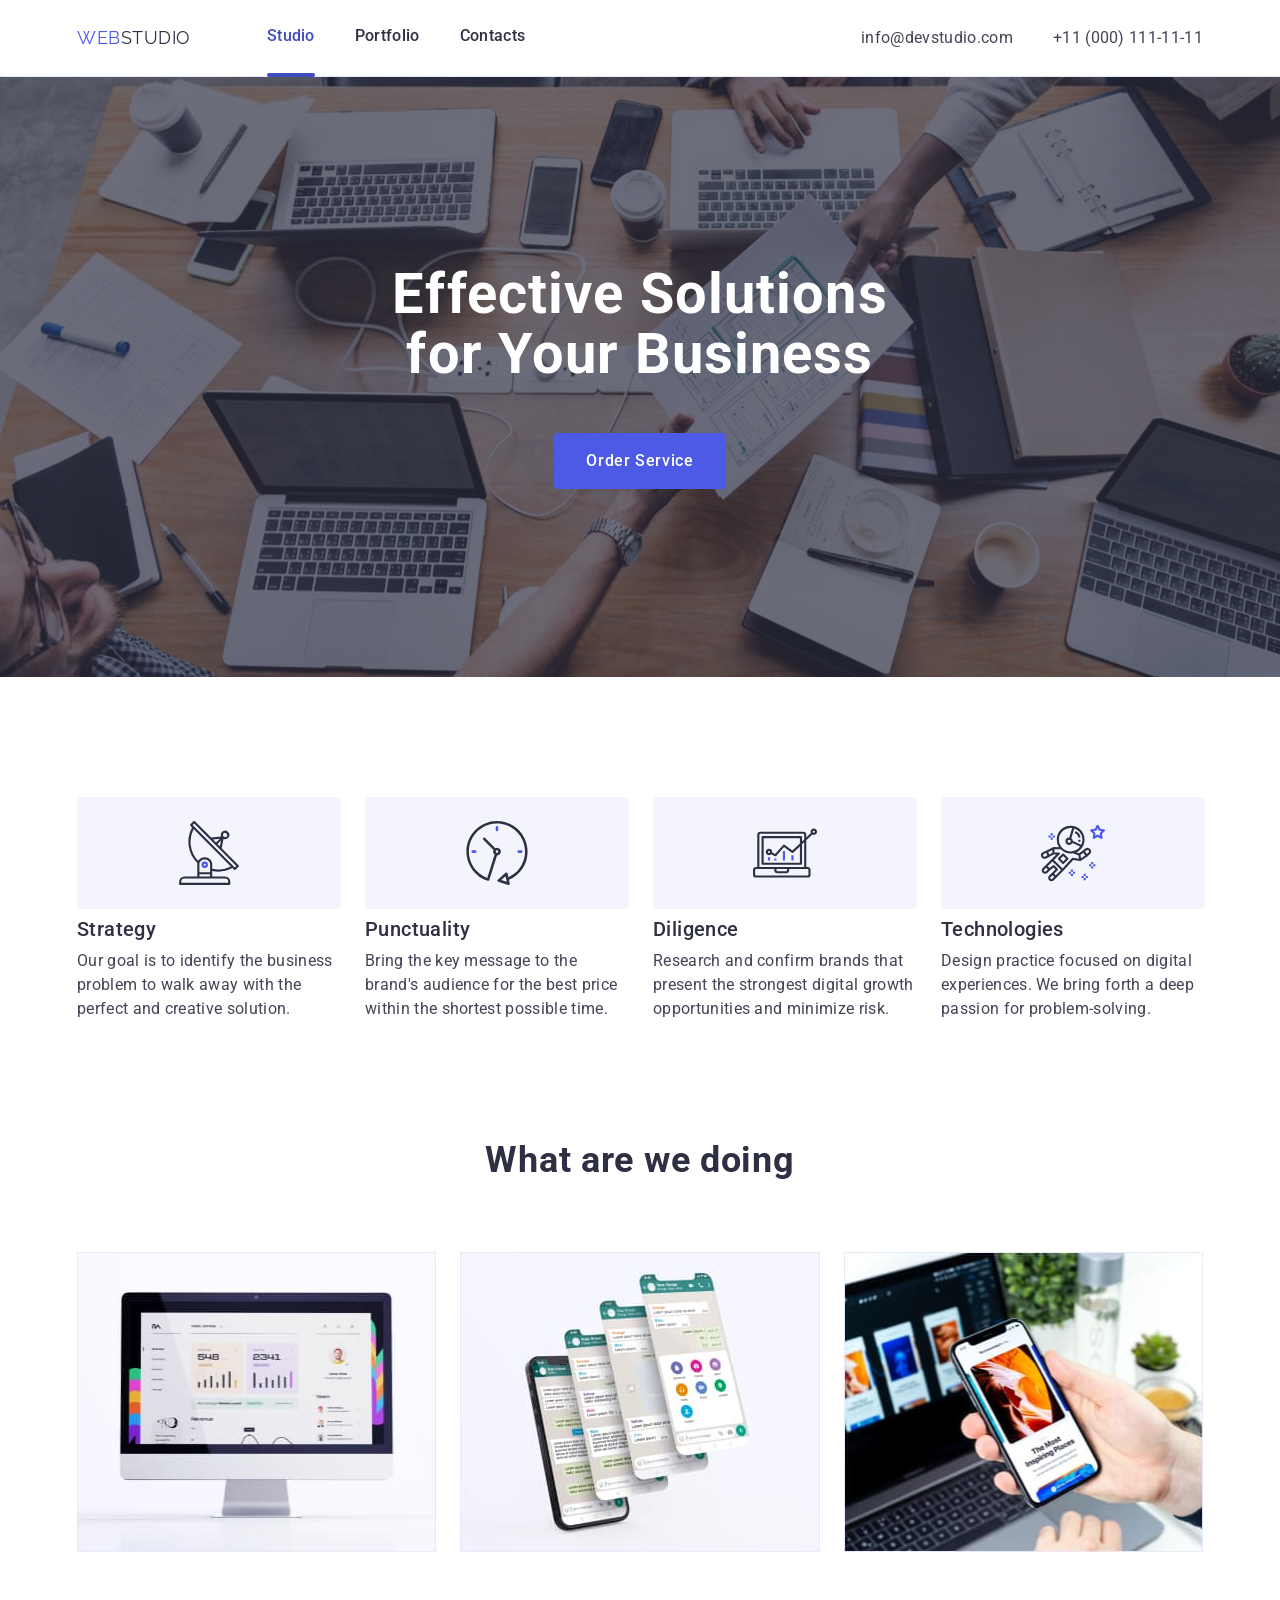
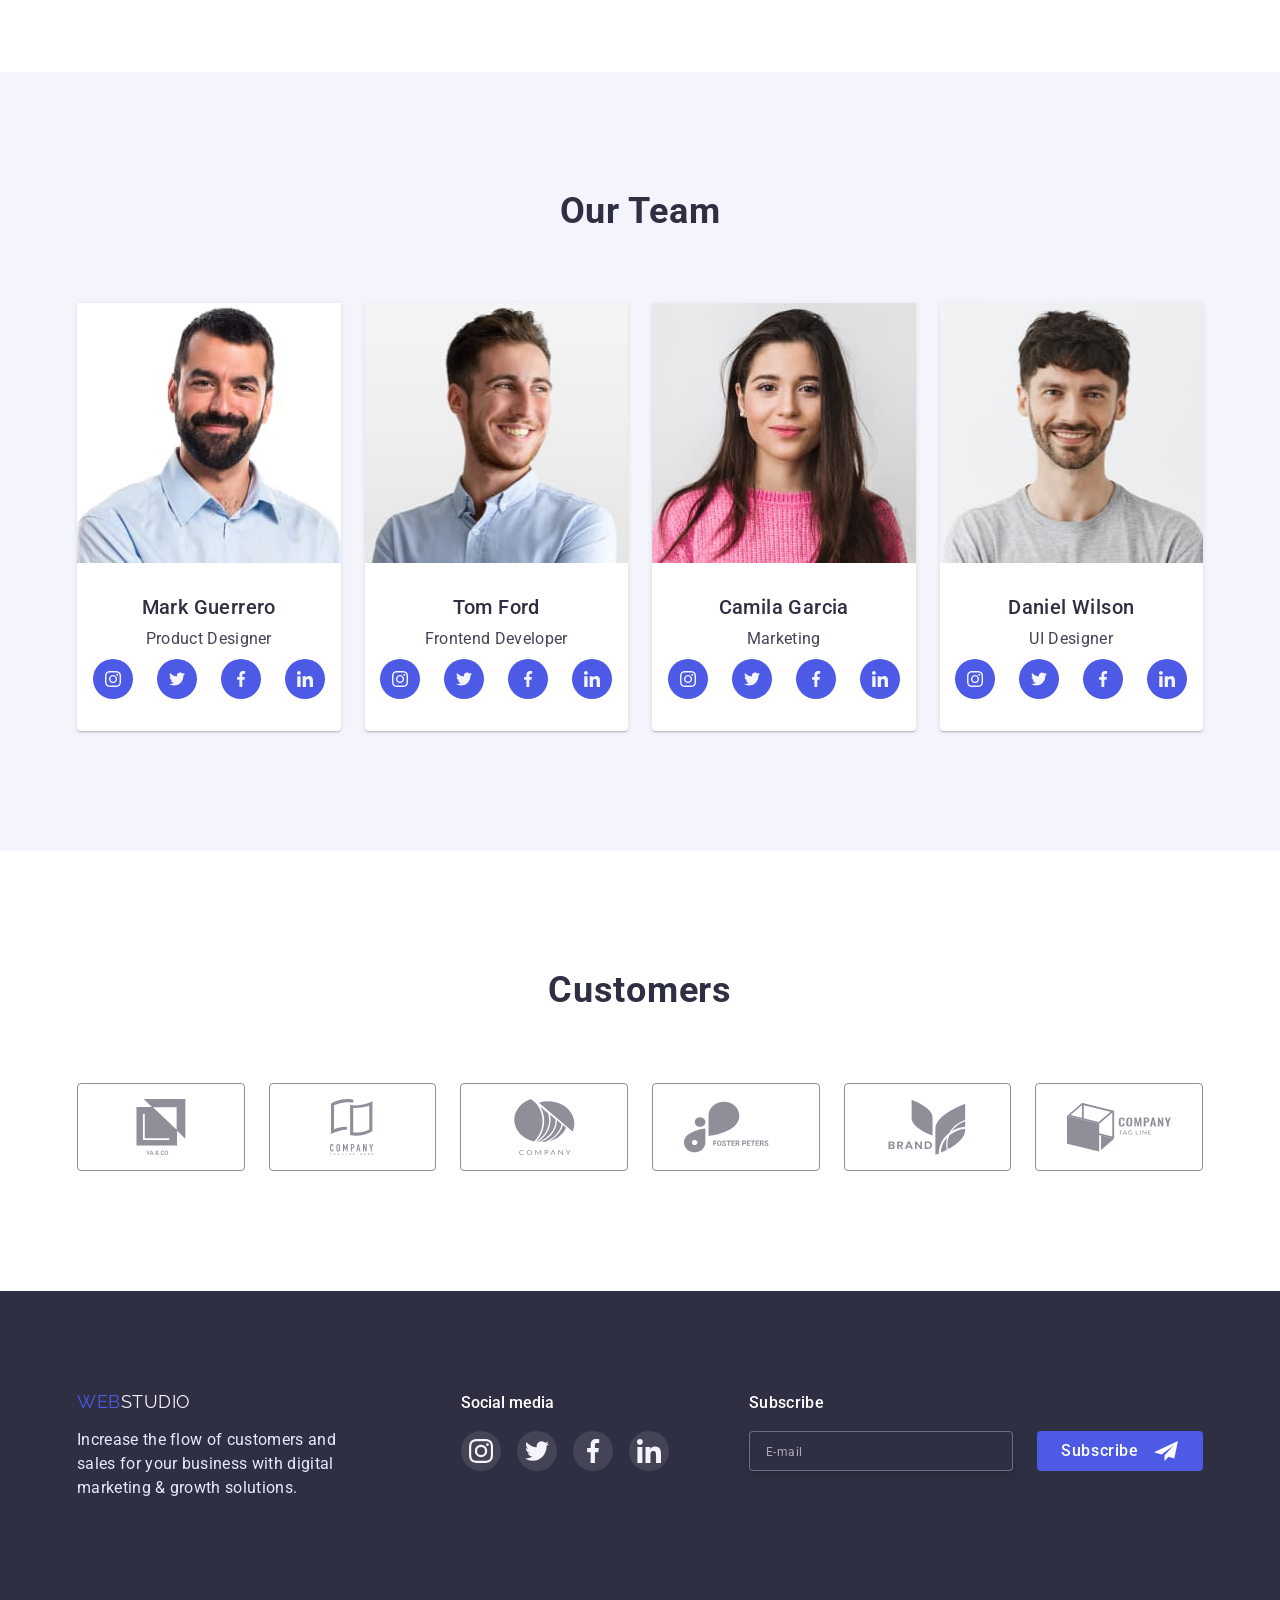
<file: index.html>
<!DOCTYPE html>
<html lang="en"><head>
  <meta charset="UTF-8">
  <meta http-equiv="X-UA-Compatible" content="IE=edge">
  <meta name="viewport" content="width=device-width, initial-scale=1.0">
  <title>WebStudio</title>
  <link rel="preconnect" href="https://fonts.googleapis.com">
  <link rel="preconnect" href="https://fonts.gstatic.com" crossorigin="">
  <link href="https://fonts.googleapis.com/css2?family=Raleway:wght@800&amp;family=Roboto:wght@400;500;700;900&amp;display=swap" rel="stylesheet">
  <link rel="stylesheet" href="https://cdn.jsdelivr.net/npm/modern-normalize@1.1.0/modern-normalize.min.css">
  <link rel="stylesheet" href="./css/styles.css">
  <link rel="stylesheet" href="./css/mobile.css">
  <link rel="stylesheet" href="./css/tablet.css">
  <link rel="stylesheet" href="./css/desktop.css">
</head>
<!--------------------------------------------------------------------header----------------------------------------->
<body>
  <header class="header">
    <div class="conteiner page-header-conteiner">
      <nav class="header-navigation">
        <a class="logo" href="./index.html"><span class="logo-web">Web</span>Studio</a>
        <ul class="header-list list">
          <li class="header-item"><a class="header-link current" href="./index.html">Studio</a></li>
          <li class="header-item"><a class="header-link link" href="./portfolio.html">Portfolio</a></li>
          <li class="header-item"><a class="header-link link" href="#">Contacts</a></li>
        </ul>
      </nav>
      <address class="address">
        <ul class="address-list list">
          <li class="address-item">
            <a class="address-link link" href="mailto:info@devstudio.com">info@devstudio.com</a>
          </li>
          <li class="address-item">
            <a class="address-link link" href="tel:+110001111111">+11 (000) 111-11-11</a>
          </li>
        </ul>
      </address>
      <!--------------------------------------------------------------------mobile menu----------------------------------------->
      <button aria-expanded="true" type="button" class="mobile-menu-open" data-menu-open="">
        <svg class="mobile-menu-open-icon" width="40" height="40">
          <use href="./images/sprite1.svg#icon-mob-menu">
          </use>
        </svg>
      </button>
    </div>
    <div class="mob-menu is-hidden" data-menu="">
      <div class="mob-conteiner">
        <div>
          <button aria-expanded="false" type="button" class="mobile-menu-close" data-menu-close="">
            <svg class="mobile-menu-close-icon" width="40" height="40">
              <use href="./images/sprite1.svg#icon-close-modal">
              </use>
            </svg>
          </button>
          <nav>
            <ul class="mob-menu-list list">
                <li class="mob-menu-item"><a class="mob-menu-link link" href="./index.html">Studio</a></li>
                <li class="mob-menu-item"><a class="mob-menu-link link" href="./portfolio.html">Portfolio</a></li>
                <li class="mob-menu-item"><a class="mob-menu-link link" href="#">Contacts</a></li>
              </ul>
          </nav>
        </div>
        <div class="mob-soc-wrab">
          <address class="mob-address">
            <ul class="mob-address-list list">
              <li class="mob-tel-item">
                <a class="mob-tel-link link" href="tel:+110001111111">+11 (000) 111-11-11</a>
              </li>
              <li class="mob-mail-item">
                <a class="mob-mail-link link" href="mailto:info@devstudio.com">info@devstudio.com</a>
              </li>
            </ul>
          </address>
          <div class="mob-soc">
            <ul class="mob-soc-list list">
              <li class="mob-soc-item link">
                <a class="mob-soc-list-link" href="#">
                  <svg class="mob-soc-icon">
                    <use href="./images/sprite.svg#icon-instagram"></use>
                  </svg>
                </a>
              </li>
              <li class="mob-soc-item link">
                <a class="mob-soc-list-link" href="#">
                  <svg class="mob-soc-icon">
                    <use href="./images/sprite.svg#icon-twitter"></use>
                  </svg>
                </a>
              </li>
              <li class="mob-soc-item link">
                <a class="mob-soc-list-link" href="#">
                  <svg class="mob-soc-icon">
                    <use href="./images/sprite.svg#icon-facebook"></use>
                  </svg>
                </a>
              </li>
              <li class="mob-soc-item link">
                <a class="mob-soc-list-link" href="#">
                  <svg class="mob-soc-icon">
                    <use href="./images/sprite.svg#icon-linkedin"></use>
                  </svg>
                </a>
              </li>
            </ul>
          </div>
        </div>
      </div>
    </div>
  </header>
  <main>
<!--------------------------------------------------------------------hero section----------------------------------------->
    <section class="hero">
      <div class="conteiner hero-wrap">
        <h1 class="hero-title">
          Effective Solutions 
          for Your Business
        </h1>
        <button class="btn-hero" data-modal-open="" type="button">Order Service</button>
      </div>
    </section>
    <!--------------------------------------------------------------------features section----------------------------------------->
    <section class="features">
      <div class="conteiner">
        <h2 class="visually-hidden">features</h2>
        <ul class="features-list list">
          <li class="features-item">
            <div class="features-item-icon">
              <svg class="features-icon">
                <use href="./images/sprite.svg#icon-antenna"></use>
              </svg>
            </div>
            <h3 class="features-title">Strategy</h3>
            <p class="features-text">
              Our goal is to identify the business problem to walk away with the
              perfect and creative solution.
            </p>
          </li>
          <li class="features-item">
            <div class="features-item-icon">
              <svg class="features-icon">
                <use href="./images/sprite.svg#icon-clock"></use>
              </svg>
            </div>
            <h3 class="features-title">Punctuality</h3>
            <p class="features-text">
              Bring the key message to the brand's audience for the best price
              within the shortest possible time.
            </p>
          </li>
          <li class="features-item">
            <div class="features-item-icon">
              <svg class="features-icon">
                <use href="./images/sprite.svg#icon-diagram"></use>
              </svg>
            </div>
            <h3 class="features-title">Diligence</h3>
            <p class="features-text">
              Research and confirm brands that present the strongest digital
              growth opportunities and minimize risk.
            </p>
          </li>
          <li class="features-item">
            <div class="features-item-icon">
              <svg class="features-icon">
                <use href="./images/sprite.svg#icon-astronaut"></use>
              </svg>
            </div>
            <h3 class="features-title">Technologies</h3>
            <p class="features-text">
              Design practice focused on digital experiences. We bring forth a
              deep passion for problem-solving.
            </p>
          </li>
        </ul>
      </div>
    </section>
   <!--------------------------------------------------------------------what are we doing section----------------------------------------->
    <section class="what-are">
      <div class="conteiner">
        <h2 class="what-are-title">What are we doing</h2>
        <ul class="what-are-list list">
          <li class="what-are-item">
            <img srcset="./images/img1.jpg 1x, ./images/pic@2x-1.jpg 2x" src="./images/img1.jpg" alt="desktop_software" width="360" height="300">
          </li>
          <li class="what-are-item">
            <img srcset="./images/img2.jpg 1x, ./images/pic@2x-2.jpg 2x" src="./images/img2.jpg" alt="smartphone software" width="360" height="300">
          </li>
          <li class="what-are-item">
            <img srcset="./images/img3.jpg 1x, ./images/pic@2x-3.jpg 2x" src="./images/img3.jpg" alt="smartphone in hand" width="360" height="300">
          </li>
        </ul>
      </div>
    </section>
   <!--------------------------------------------------------------------team section----------------------------------------->
    <section class="team-section">
      <div class="conteiner conteiner-mini">
        <h2 class="team-title">Our Team</h2>
        <ul class="team-list list">
          <li class="team-item">
            <img srcset="./images/img4.jpg 1x, ./images/img4@2x.jpg 2x" src="./images/img4.jpg" alt="Mark Guerrero" width="264" height="260">
            <div class="team-text">
              <h3 class="team-name">Mark Guerrero</h3>
              <p class="team-prof">Product Designer</p>
              <ul class="team-footer-list list">
                <li class="team-footer-item link">
                  <a class="team-footer-list-link" href="#">
                    <svg class="team-footer-icon">
                      <use href="./images/sprite.svg#icon-instagram"></use>
                    </svg>
                  </a>
                </li>
                <li class="team-footer-item link">
                  <a class="team-footer-list-link" href="#">
                    <svg class="team-footer-icon">
                      <use href="./images/sprite.svg#icon-twitter"></use>
                    </svg>
                  </a>
                </li>
                <li class="team-footer-item link">
                  <a class="team-footer-list-link" href="#">
                    <svg class="team-footer-icon">
                      <use href="./images/sprite.svg#icon-facebook"></use>
                    </svg>
                  </a>
                </li>
                <li class="team-footer-item link">
                  <a class="team-footer-list-link" href="#">
                    <svg class="team-footer-icon">
                      <use href="./images/sprite.svg#icon-linkedin"></use>
                    </svg>
                  </a>
                </li>
              </ul>
            </div>
          </li>
          <li class="team-item">
            <img srcset="./images/img5.jpg 1x, ./images/img5@2x.jpg 2x" src="./images/img5.jpg" alt="Frontend Developer" width="264" height="260">
            <div class="team-text">
              <h3 class="team-name">Tom Ford</h3>
              <p class="team-prof">Frontend Developer</p>
              <ul class="team-footer-list list">
                <li class="team-footer-item link">
                  <a class="team-footer-list-link" href="#">
                    <svg class="team-footer-icon">
                      <use href="./images/sprite.svg#icon-instagram"></use>
                    </svg>
                  </a>
                </li>
                <li class="team-footer-item link">
                  <a class="team-footer-list-link" href="#">
                    <svg class="team-footer-icon">
                      <use href="./images/sprite.svg#icon-twitter"></use>
                    </svg>
                  </a>
                </li>
                <li class="team-footer-item link">
                  <a class="team-footer-list-link" href="#">
                    <svg class="team-footer-icon">
                      <use href="./images/sprite.svg#icon-facebook"></use>
                    </svg>
                  </a>
                </li>
                <li class="team-footer-item link">
                  <a class="team-footer-list-link" href="#">
                    <svg class="team-footer-icon">
                      <use href="./images/sprite.svg#icon-linkedin"></use>
                    </svg>
                  </a>
                </li>
              </ul>
            </div>
          </li>
          <li class="team-item">
            <img srcset="./images/img6.jpg 1x, ./images/img6@2x.jpg 2x" src="./images/img6.jpg" alt="Camila Garcia" width="264" height="260">
            <div class="team-text">
              <h3 class="team-name">Camila Garcia</h3>
              <p class="team-prof">Marketing</p>
              <ul class="team-footer-list list">
                <li class="team-footer-item link">
                  <a class="team-footer-list-link" href="#">
                    <svg class="team-footer-icon">
                      <use href="./images/sprite.svg#icon-instagram"></use>
                    </svg>
                  </a>
                </li>
                <li class="team-footer-item link">
                  <a class="team-footer-list-link" href="#">
                    <svg class="team-footer-icon">
                      <use href="./images/sprite.svg#icon-twitter"></use>
                    </svg>
                  </a>
                </li>
                <li class="team-footer-item link">
                  <a class="team-footer-list-link" href="#">
                    <svg class="team-footer-icon">
                      <use href="./images/sprite.svg#icon-facebook"></use>
                    </svg>
                  </a>
                </li>
                <li class="team-footer-item link">
                  <a class="team-footer-list-link" href="#">
                    <svg class="team-footer-icon">
                      <use href="./images/sprite.svg#icon-linkedin"></use>
                    </svg>
                  </a>
                </li>
              </ul>
            </div>
          </li>
          <li class="team-item">
            <img srcset="./images/img7.jpg 1x, ./images/img7@2x.jpg 2x" src="./images/img7.jpg" alt="Daniel Wilson" width="264" height="260">
            <div class="team-text">
              <h3 class="team-name">Daniel Wilson</h3>
              <p class="team-prof">UI Designer</p>
              <ul class="team-footer-list list">
                <li class="team-footer-item link">
                  <a class="team-footer-list-link" href="#">
                    <svg class="team-footer-icon">
                      <use href="./images/sprite.svg#icon-instagram"></use>
                    </svg>
                  </a>
                </li>
                <li class="team-footer-item link">
                  <a class="team-footer-list-link" href="#">
                    <svg class="team-footer-icon">
                      <use href="./images/sprite.svg#icon-twitter"></use>
                    </svg>
                  </a>
                </li>
                <li class="team-footer-item link">
                  <a class="team-footer-list-link" href="#">
                    <svg class="team-footer-icon">
                      <use href="./images/sprite.svg#icon-facebook"></use>
                    </svg>
                  </a>
                </li>
                <li class="team-footer-item link">
                  <a class="team-footer-list-link" href="#">
                    <svg class="team-footer-icon">
                      <use href="./images/sprite.svg#icon-linkedin"></use>
                    </svg>
                  </a>
                </li>
              </ul>
            </div>
          </li>
        </ul>
      </div>
    </section>
 <!--------------------------------------------------------------------customers section----------------------------------------->
    <section class="customers">
      <div class="conteiner conteiner-mini">
        <h3 class="customers-title">Customers</h3>
        <ul class="coustomers-list list">
          <li class="coustomers-items link">
            <a class="coustomers-items-link" href="#">
              <svg class="coustomers-items-icon">
                <use href="./images/sprite.svg#icon-logo-11"></use>
              </svg>
            </a>
          </li>
          <li class="coustomers-items">
            <a class="coustomers-items-link" href="#">
              <svg class="coustomers-items-icon">
                <use href="./images/sprite.svg#icon-logo-1"></use>
              </svg>
            </a>
          </li>
          <li class="coustomers-items link">
            <a class="coustomers-items-link" href="#"><svg class="coustomers-items-icon">
                <use href="./images/sprite.svg#icon-logo-2"></use>
              </svg>
            </a>
          </li>
          <li class="coustomers-items link">
            <a class="coustomers-items-link" href="#"><svg class="coustomers-items-icon">
                <use href="./images/sprite.svg#icon-logo-3"></use>
              </svg>
            </a>
          </li>
          <li class="coustomers-items link">
            <a class="coustomers-items-link" href="#">
              <svg class="coustomers-items-icon">
                <use href="./images/sprite.svg#icon-logo-4"></use>
              </svg>
            </a>
          </li>
          <li class="coustomers-items link">
            <a class="coustomers-items-link" href="#">
              <svg class="coustomers-items-icon">
                <use href="./images/sprite.svg#icon-logo-5"></use>
              </svg>
            </a>
          </li>
        </ul>
      </div>
    </section>
  </main>
  <!--------------------------------------------------------------------footer----------------------------------------->
  <footer class="footer">
    <div class="conteiner footer-div">
      <div>
        <div class="logo-web-footer">
          <a class="logo-footer" href="./index.html"><span class="logo-web">Web</span><span class="logo-footer-studio">Studio</span>
          </a>
        </div>
        <p class="footer-text">
          Increase the flow of customers and sales for your business with digital
          marketing &amp; growth solutions.
        </p>
      </div>
      <div class="footer-text-social">
        <h3 class="text-footer-social">Social media</h3>
        <ul class="footer-social-list list">
          <li class="footer-social-link">
            <a class="footer-social-list-link" href="">
              <svg class="our-team-footer-icon-grean">
                <use href="./images/sprite.svg#icon-instagram"></use>
              </svg>
            </a>
          </li>
          <li class="footer-social-link">
            <a class="footer-social-list-link" href="">
              <svg class="our-team-footer-icon-grean">
                <use href="./images/sprite.svg#icon-twitter"></use>
              </svg>
            </a>
          </li>
          <li class="footer-social-link">
            <a class="footer-social-list-link" href="">
              <svg class="our-team-footer-icon-grean">
                <use href="./images/sprite.svg#icon-facebook"></use>
              </svg>
            </a>
          </li>
          <li class="footer-social-link">
            <a class="footer-social-list-link" href="">
              <svg class="our-team-footer-icon-grean">
                <use href="./images/sprite.svg#icon-linkedin"></use>
              </svg>
            </a>
          </li>
        </ul>
      </div>
      <div class="footer-subscribe-form">
        <h3 class="footer-subscribe-title">Subscribe</h3>
        <form class="footer-form">
          <label class="footer-form-field">
            <span class="footer-input-wrapper">
              <input type="email" name="user_email" class="footer-form-input" placeholder="E-mail" required="">
            </span>
          </label>
          <span class="footer-btn-wrapper">
            <button type="submit" class="footer-form-btn">Subscribe</button>
            <svg class="footer-input-icon">
              <use href="./images/sprite1.svg#icon-paper-plane"></use>
            </svg>
          </span>
        </form>
      </div>
    </div>
  </footer>
  <!--------------------------------------------------------------------modal form----------------------------------------->
  <div class="backdrop is-hidden" data-modal="">
    <div class="modal">
      <button type="button" class="modal-close-btn" data-modal-close="">
        <svg class="modal-close-btn-icon">
          <use href="./images/sprite1.svg#icon-close-modal"></use>
        </svg>
      </button>
      <p class="modal-title">Leave your contacts and we will call you back</p>
      <form class="modal-form">
        <label class="modal-form-field">
          <span class="modal-form-desc">Name</span>
          <span class="modal-input-wrapper">
            <input type="text" name="user_name" class="modal-form-input" placeholder=" " required="" pattern="[a-zA-zа-яА-Я]+" minlength="2">
            <svg class="modal-input-icon">
                  <use href="./images/sprite1.svg#icon-person"></use>
                </svg>
          </span>
        </label>
        <label class="modal-form-field">
          <span class="modal-form-desc">Phone</span>
          <span class="modal-input-wrapper">
            <input type="tel" name="user_phone" class="modal-form-input" placeholder=" " required="" pattern="[0-9]{3}-[0-9]{3}-[0-9]{2}-[0-9]{2}" title="xxx-xxx-xx-xx">
            <svg class="modal-input-icon">
                  <use href="./images/sprite1.svg#icon-phone"></use>
                </svg>
          </span>
        </label>
        <label class="modal-form-field">
          <span class="modal-form-desc">Email</span>
          <span class="modal-input-wrapper">
            <input type="email" name="user_email" class="modal-form-input" placeholder=" " required="" title="user@email">
            <svg class="modal-input-icon">
                  <use href="./images/sprite1.svg#icon-email"></use>
                </svg>
          </span>
        </label>
        <label class="modal-form-field">
          <span class="modal-form-desc">Comment</span>
          <textarea name="user_message" class="modal-form-message" placeholder="Text input"></textarea>
        </label>
        <input id="user-policy" type="checkbox" name="user_policy" class="modal-form-check visually-hidden" required="">
        <label for="user-policy" class="modal-form-check-desk">
          <span>
            <svg class="form-check-icon" width="10" height="8">
                  <use href="./images/sprite1.svg#icon-checkbox"></use>
                </svg>
              </span>
          I accept the terms and conditions of the&nbsp;<a href="">Privacy Policy</a></label>
        <button type="submit" class="modal-form-submit">Send</button>
      </form>
    </div>
  </div>
  <script src="./js/modal.js"></script>
  <script src="./js/menu.js"></script>

</body></html>
</file>
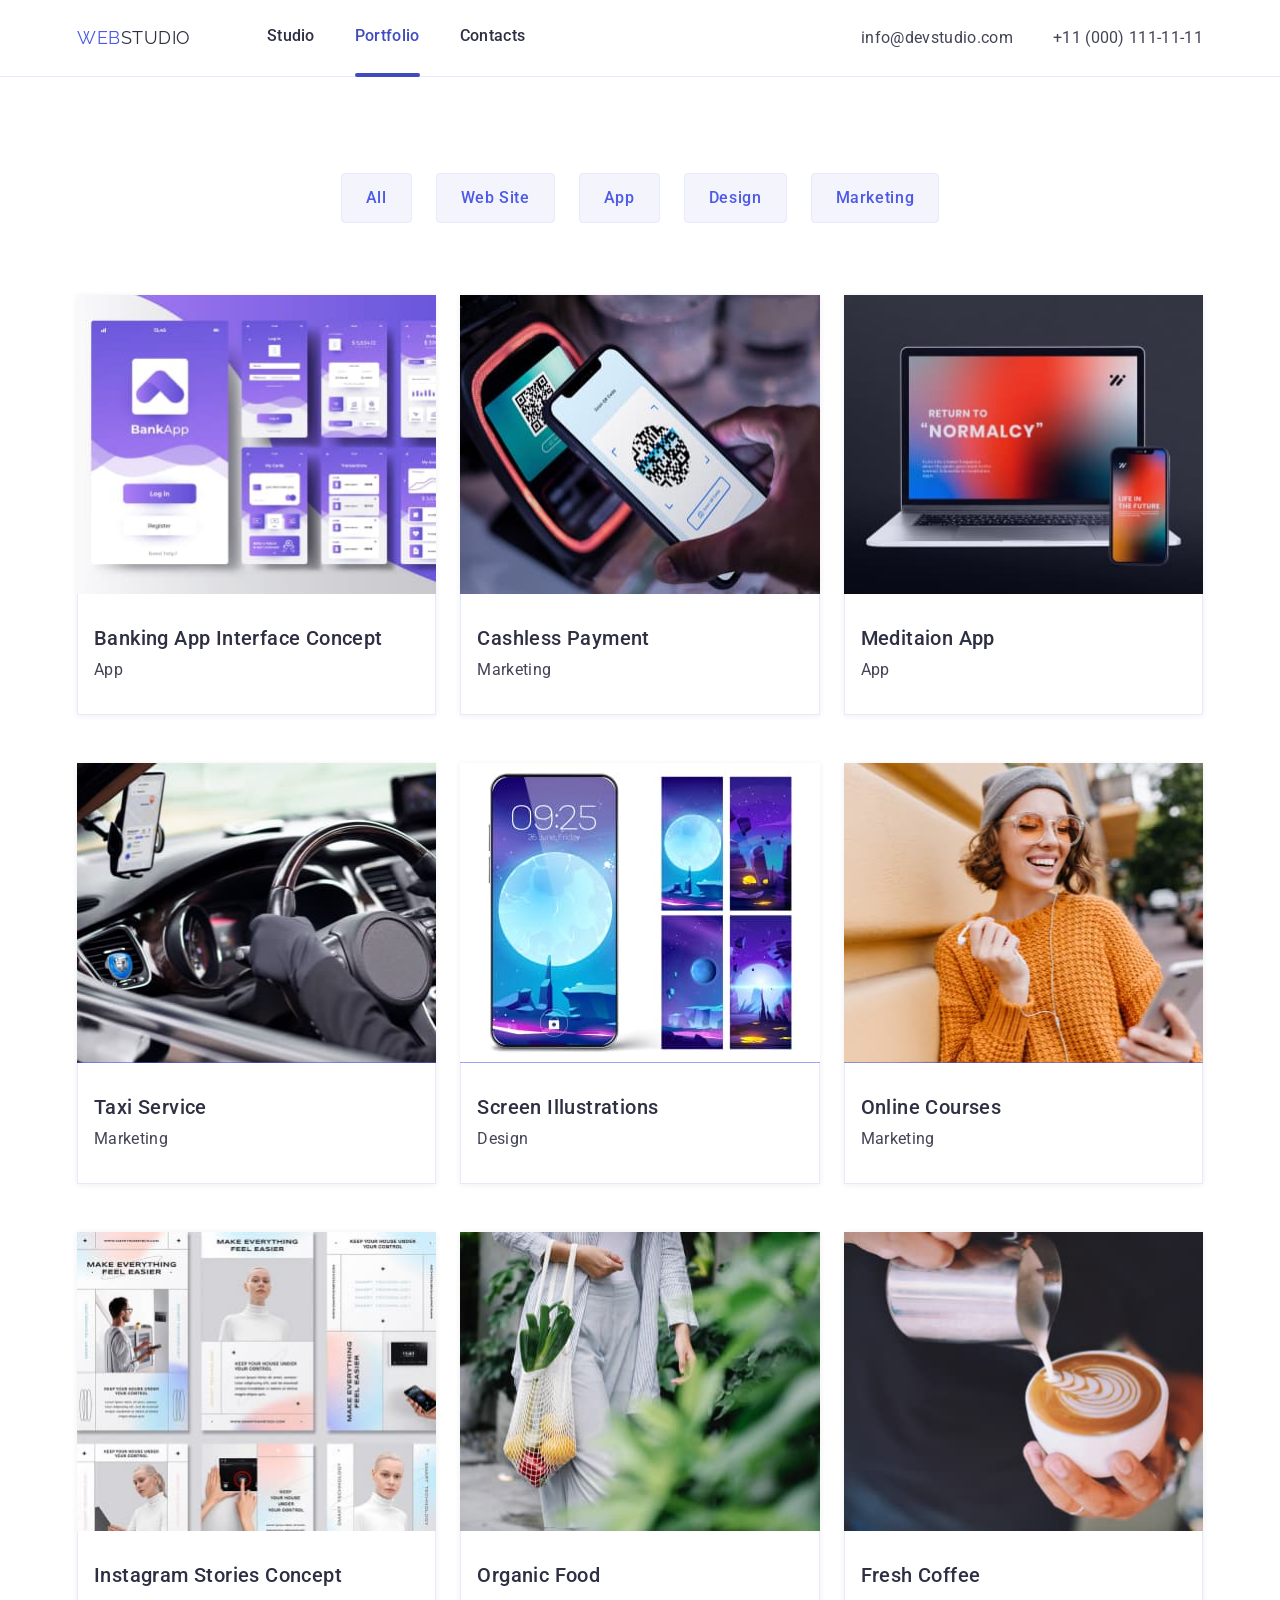
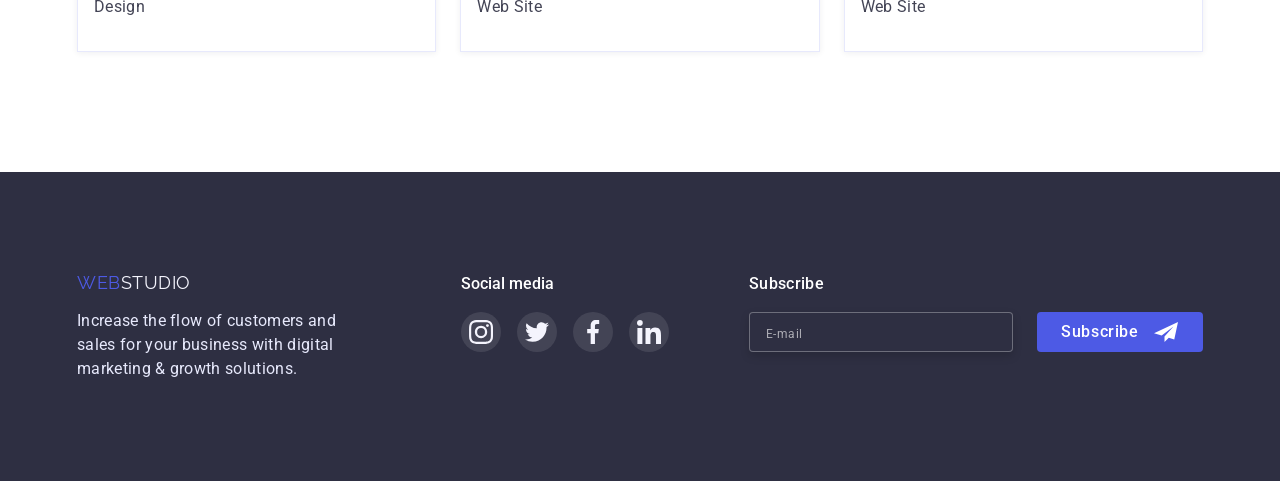
<file: portfolio.html>
<!DOCTYPE html>
<html lang="en"><head>
  <meta charset="UTF-8">
  <meta http-equiv="X-UA-Compatible" content="IE=edge">
  <meta name="viewport" content="width=device-width, initial-scale=1.0">
  <title>Portfolio</title>
  <link rel="preconnect" href="https://fonts.googleapis.com">
  <link rel="preconnect" href="https://fonts.gstatic.com" crossorigin="">
  <link href="https://fonts.googleapis.com/css2?family=Raleway:wght@800&amp;family=Roboto:wght@400;500;700;900&amp;display=swap" rel="stylesheet">
  <link rel="stylesheet" href="https://cdn.jsdelivr.net/npm/modern-normalize@1.1.0/modern-normalize.min.css">
  <link rel="stylesheet" href="./css/styles.css">
  <link rel="stylesheet" href="./css/mobile.css">
  <link rel="stylesheet" href="./css/tablet.css">
  <link rel="stylesheet" href="./css/desktop.css">
</head>
<!----------------------------------------------------------------------------header---------------------------------------------------------------------------------------->
<body>
  <header class="header">
    <div class="conteiner page-header-conteiner">
      <nav class="header-navigation">
        <a class="logo" href="./index.html"><span class="logo-web">Web</span>Studio</a>
        <ul class="header-list list">
          <li class="header-item"><a class="header-link" href="./index.html">Studio</a></li>
          <li class="header-item"><a class="header-link current" href="./portfolio.html">Portfolio</a></li>
          <li class="header-item"><a class="header-link" href="#">Contacts</a></li>
        </ul>
      </nav>
      <address class="address">
        <ul class="address-list list">
          <li class="address-item">
            <a class="address-link link" href="mailto:info@devstudio.com">info@devstudio.com</a>
          </li>
          <li class="address-item">
            <a class="address-link link" href="tel:+110001111111">+11 (000) 111-11-11</a>
          </li>
        </ul>
      </address>
      <!-----------------------------------------------------------mob-menu-------------------------------------------------------------------------------------------------------->
      <button type="button" class="mobile-menu-open" data-menu-open="">
        <svg class="mobile-menu-open-icon" width="40" height="40">
          <use href="./images/sprite1.svg#icon-mob-menu">
          </use>
        </svg>
      </button>
    </div>
    <div class="mob-menu is-hidden" data-menu="">
      <div class="mob-conteiner">
        <div>
          <button type="button" class="mobile-menu-close" data-menu-close="">
            <svg class="mobile-menu-close-icon" width="40" height="40">
              <use href="./images/sprite1.svg#icon-close-modal">
              </use>
            </svg>
          </button>
          <nav>
            <ul class="mob-menu-list list">
                <li class="mob-menu-item"><a class="mob-menu-link link" href="./index.html">Studio</a></li>
                <li class="mob-menu-item"><a class="mob-menu-link link" href="./portfolio.html">Portfolio</a></li>
                <li class="mob-menu-item"><a class="mob-menu-link link" href="#">Contacts</a></li>
              </ul>
          </nav>
        </div>
        <div class="mob-soc-wrab">
          <address class="mob-address">
            <ul class="mob-address-list list">
              <li class="mob-tel-item">
                <a class="mob-tel-link link" href="tel:+110001111111">+11 (000) 111-11-11</a>
              </li>
              <li class="mob-mail-item">
                <a class="mob-mail-link link" href="mailto:info@devstudio.com">info@devstudio.com</a>
              </li>
            </ul>
          </address>
          <div class="mob-soc">
            <ul class="mob-soc-list list">
              <li class="mob-soc-item link">
                <a class="mob-soc-list-link" href="#">
                  <svg class="mob-soc-icon">
                    <use href="./images/sprite.svg#icon-instagram"></use>
                  </svg>
                </a>
              </li>
              <li class="mob-soc-item link">
                <a class="mob-soc-list-link" href="#">
                  <svg class="mob-soc-icon">
                    <use href="./images/sprite.svg#icon-twitter"></use>
                  </svg>
                </a>
              </li>
              <li class="mob-soc-item link">
                <a class="mob-soc-list-link" href="#">
                  <svg class="mob-soc-icon">
                    <use href="./images/sprite.svg#icon-facebook"></use>
                  </svg>
                </a>
              </li>
              <li class="mob-soc-item link">
                <a class="mob-soc-list-link" href="#">
                  <svg class="mob-soc-icon">
                    <use href="./images/sprite.svg#icon-linkedin"></use>
                  </svg>
                </a>
              </li>
            </ul>
          </div>
        </div>
      </div>
    </div>
  </header>
  <main>
    <!----------------------------------------------------------------------------------button--------------------------------------------------------------->
    <section class="portfolio">
      <div class="conteiner">
        <h1 class="visually-hidden">filter</h1>
        <ul class="button-portfolio-list list">
          <li class="button-portfolio-item"><button type="button" class="filter-btn">All</button></li>
          <li class="button-portfolio-item"><button type="button" class="filter-btn">Web Site</button></li>
          <li class="button-portfolio-item"><button type="button" class="filter-btn">App</button></li>
          <li class="button-portfolio-item"><button type="button" class="filter-btn">Design</button></li>
          <li class="button-portfolio-item"><button type="button" class="filter-btn">Marketing</button></li>
        </ul>
        <!----------------------------------------------------------------------------elements-------------------------------------------------------------------->
        <h2 class="visually-hidden">portfolio elements</h2>
        <ul class="flex-conteiner list">
          <li class="flex-element">
            <a class="flex-element-link link" href="#">
              <div class="flex-overlay-element">
                <picture>
                  <source srcset="./images-portfolio/img.jpg 1x, ./images/portfolio-img@2x-1.jpg 2x" media="(min-width: 1158px)">
                  <source srcset="./images-portfolio/img-tab.jpg 1x, ./images/portfolio-img-@2xtab.jpg 2x" media="(min-width: 768px)">
                  <source srcset="./images-portfolio/img-mob.jpg 1x, ./images/portfolio-img-@2xmob.jpg 2x" media="(max-width: 767px)">
                  <img src="./images-portfolio/img.jpg" alt="Banking App Interface Concept" width="396">
                </picture>
                <p class="overlay">
                  14 Stylish and User-Friendly App Design Concepts · Task Manager App · Calorie Tracker App · Exotic Fruit Ecommerce App · Cloud Storage App
                </p>
              </div>
              <div class="flex-element-text">
                <h3 class="features-title-portfolio">Banking App Interface Concept</h3>
                <p class="features-text-portfolio">App</p>
              </div>
            </a>
          </li>
          <li class="flex-element">
            <a class="flex-element-link link" href="#">
              <div class="flex-overlay-element">
                <picture>
                  <source srcset="./images-portfolio/img1.jpg 1x, ./images-portfolio/img@2x1.jpg 2x" media="(min-width: 1158px)">
                  <source srcset="./images-portfolio/img-tab1.jpg 1x, ./images-portfolio/img-@2xtab1.jpg 2x" media="(min-width: 768px)">
                  <source srcset="./images-portfolio/img-mob1.jpg 1x, ./images-portfolio/img-@2xmob1.jpg 2x" media="(max-width: 767px)">
                  <img src="./images-portfolio/img1.jpg" alt="Cashless Payment" width="396">
                </picture>
                <p class="overlay">
                  14 Stylish and User-Friendly App Design Concepts · Task Manager App · Calorie Tracker App · Exotic Fruit Ecommerce App · Cloud Storage App
                </p>
              </div>
              <div class="flex-element-text">
                <h3 class="features-title-portfolio">Cashless Payment</h3>
                <p class="features-text-portfolio">Marketing</p>
              </div>
            </a>
          </li>
          <li class="flex-element">
            <a class="flex-element-link link" href="#">
              <div class="flex-overlay-element">
                <picture>
                  <source srcset="./images-portfolio/img2.jpg 1x, ./images-portfolio/img@2x2.jpg 2x" media="(min-width: 1158px)">
                  <source srcset="./images-portfolio/img-tab2.jpg 1x, ./images-portfolio/img-@2xtab2.jpg 2x" media="(min-width: 768px)">
                  <source srcset="./images-portfolio/img-mob2.jpg 1x, ./images-portfolio/img-@2xmob2.jpg 2x" media="(max-width: 767px)">
                  <img src="./images-portfolio/img2.jpg" alt="Meditaion App" width="396">
                </picture>
                <p class="overlay">
                  14 Stylish and User-Friendly App Design Concepts · Task Manager App · Calorie Tracker App · Exotic Fruit Ecommerce App · Cloud Storage App
                </p>
              </div>
              <div class="flex-element-text">
                <h3 class="features-title-portfolio">Meditaion App</h3>
                <p class="features-text-portfolio">App</p>
              </div>
            </a>
          </li>
          <li class="flex-element">
            <a class="flex-element-link link" href="#">
              <div class="flex-overlay-element">
                <picture>
                  <source srcset="./images-portfolio/img3.jpg 1x, ./images-portfolio/img@2x-3.jpg 2x" media="(min-width: 1158px)">
                  <source srcset="./images-portfolio/img-tab3.jpg 1x, ./images-portfolio/img-@2xtab3.jpg 2x" media="(min-width: 768px)">
                  <source srcset="./images-portfolio/img-mob3.jpg 1x, ./images-portfolio/img-@2xmob3.jpg 2x" media="(max-width: 767px)">
                  <img src="./images-portfolio/img3.jpg" alt="Taxi Service" width="396">
                </picture>
                <p class="overlay">
                  14 Stylish and User-Friendly App Design Concepts · Task Manager App · Calorie Tracker App · Exotic Fruit Ecommerce App · Cloud Storage App
                </p>
              </div>
              <div class="flex-element-text">
                <h3 class="features-title-portfolio">Taxi Service</h3>
                <p class="features-text-portfolio">Marketing</p>
              </div>
            </a>
          </li>
          <li class="flex-element">
            <a class="flex-element-link link" href="#">
              <div class="flex-overlay-element">
                <picture>
                  <source srcset="./images-portfolio/img4.jpg 1x, ./images-portfolio/img@2x4.jpg 2x" media="(min-width: 1158px)">
                  <source srcset="./images-portfolio/img-tab4.jpg 1x, ./images-portfolio/img-@2xtab4.jpg 2x" media="(min-width: 768px)">
                  <source srcset="./images-portfolio/img-mob4.jpg 1x, ./images-portfolio/img-@2xmob4.jpg 2x" media="(max-width: 767px)">
                  <img src="./images-portfolio/img4.jpg" alt="Screen Illustrations" width="396">
                </picture>
                <p class="overlay">
                  14 Stylish and User-Friendly App Design Concepts · Task Manager App · Calorie Tracker App · Exotic Fruit Ecommerce App · Cloud Storage App
                </p>
              </div>
              <div class="flex-element-text">
                <h3 class="features-title-portfolio">Screen Illustrations</h3>
                <p class="features-text-portfolio">Design</p>
              </div>
            </a>
          </li>
          <li class="flex-element">
            <a class="flex-element-link link" href="#">
              <div class="flex-overlay-element">
                <picture>
                  <source srcset="./images-portfolio/img5.jpg 1x, ./images-portfolio/img@2x5.jpg 2x" media="(min-width: 1158px)">
                  <source srcset="./images-portfolio/img-tab5.jpg 1x, ./images-portfolio/img-@2xtab5.jpg 2x" media="(min-width: 768px)">
                  <source srcset="./images-portfolio/img-mob5.jpg 1x, ./images-portfolio/img-@2xmob5.jpg 2x" media="(max-width: 767px)">
                  <img src="./images-portfolio/img5.jpg" alt="Online Courses" width="396">
                </picture>
                <p class="overlay">
                  14 Stylish and User-Friendly App Design Concepts · Task Manager App · Calorie Tracker App · Exotic Fruit Ecommerce App · Cloud Storage App
                </p>
              </div>
              <div class="flex-element-text">
                <h3 class="features-title-portfolio">Online Courses</h3>
                <p class="features-text-portfolio">Marketing</p>
              </div>
            </a>
          </li>
          <li class="flex-element">
            <a class="flex-element-link link" href="#">
              <div class="flex-overlay-element">
                <picture>
                  <source srcset="./images-portfolio/img6.jpg 1x, ./images-portfolio/img@2x6.jpg 2x" media="(min-width: 1158px)">
                  <source srcset="./images-portfolio/img-tab6.jpg 1x, ./images-portfolio/img-@2xtab6.jpg 2x" media="(min-width: 768px)">
                  <source srcset="./images-portfolio/img-mob6.jpg 1x, ./images-portfolio/img-@2xmo6.jpg 2x" media="(max-width: 767px)">
                  <img src="./images-portfolio/img6.jpg" alt="Instagram Stories Concept" width="396">
                </picture>
                <p class="overlay">
                  14 Stylish and User-Friendly App Design Concepts · Task Manager App · Calorie Tracker App · Exotic Fruit Ecommerce App · Cloud Storage App
                </p>
              </div>
              <div class="flex-element-text">
                <h3 class="features-title-portfolio">Instagram Stories Concept</h3>
                <p class="features-text-portfolio">Design</p>
              </div>
            </a>
          </li>
          <li class="flex-element">
            <a class="flex-element-link link" href="#">
              <div class="flex-overlay-element">
                <picture>
                  <source srcset="./images-portfolio/img7.jpg 1x, ./images-portfolio/img@2x7.jpg 2x" media="(min-width: 1158px)">
                  <source srcset="./images-portfolio/img-tab7.jpg 1x, ./images-portfolio/img-@2xtab7.jpg 2x" media="(min-width: 768px)">
                  <source srcset="./images-portfolio/img-mob7.jpg 1x, ./images-portfolio/img-@2xmob7.jpg 2x" media="(max-width: 767px)">
                  <img src="./images-portfolio/img7.jpg" alt="Organic Food" width="396">
                </picture>
                <p class="overlay">
                  14 Stylish and User-Friendly App Design Concepts · Task Manager App · Calorie Tracker App · Exotic Fruit Ecommerce App · Cloud Storage App
                </p>
              </div>
              <div class="flex-element-text">
                <h3 class="features-title-portfolio">Organic Food</h3>
                <p class="features-text-portfolio">Web Site</p>
              </div>
            </a>
          </li>
          <li class="flex-element">
            <a class="flex-element-link link" href="#">
              <div class="flex-overlay-element">
                <picture>
                  <source srcset="./images-portfolio/img8.jpg 1x, ./images-portfolio/img@2x8.jpg 2x" media="(min-width: 1158px)">
                  <source srcset="./images-portfolio/img-tab8.jpg 1x, ./images-portfolio/img-@2xtab8.jpg 2x" media="(min-width: 768px)">
                  <source srcset="./images-portfolio/img-mob8.jpg 1x, ./images-portfolio/img-@2xmob8.jpg 2x" media="(max-width: 767px)">
                  <img src="./images-portfolio/img8.jpg" alt="Fresh Coffee" width="396">
                </picture>
                <p class="overlay">
                  14 Stylish and User-Friendly App Design Concepts · Task Manager App · Calorie Tracker App · Exotic Fruit Ecommerce App · Cloud Storage App
                </p>
              </div>
              <div class="flex-element-text">
                <h3 class="features-title-portfolio">Fresh Coffee</h3>
                <p class="features-text-portfolio">Web Site</p>
              </div>
            </a>
          </li>
        </ul>
      </div>
    </section>
  </main>
  <!----------------------------------------------------------footer------------------------------------------------------------------>
  <footer class="footer">
    <div class="conteiner footer-div">
      <div>
        <div class="logo-web-footer">
          <a class="logo-footer" href="./index.html"><span class="logo-web">Web</span><span class="logo-footer-studio">Studio</span>
          </a>
        </div>
        <p class="footer-text">
          Increase the flow of customers and sales for your business with digital
          marketing &amp; growth solutions.
        </p>
      </div>
      <div class="footer-text-social">
        <h3 class="text-footer-social">Social media</h3>
        <ul class="footer-social-list list">
          <li class="footer-social-link">
            <a class="footer-social-list-link" href="">
              <svg class="our-team-footer-icon-grean">
                <use href="./images/sprite.svg#icon-instagram"></use>
              </svg>
            </a>
          </li>
          <li class="footer-social-link">
            <a class="footer-social-list-link" href="">
              <svg class="our-team-footer-icon-grean">
                <use href="./images/sprite.svg#icon-twitter"></use>
              </svg>
            </a>
          </li>
          <li class="footer-social-link">
            <a class="footer-social-list-link" href="">
              <svg class="our-team-footer-icon-grean">
                <use href="./images/sprite.svg#icon-facebook"></use>
              </svg>
            </a>
          </li>
          <li class="footer-social-link">
            <a class="footer-social-list-link" href="">
              <svg class="our-team-footer-icon-grean">
                <use href="./images/sprite.svg#icon-linkedin"></use>
              </svg>
            </a>
          </li>
        </ul>
      </div>
      <div class="footer-subscribe-form">
        <h3 class="footer-subscribe-title">Subscribe</h3>
        <form class="footer-form">
          <label class="footer-form-field">
            <span class="footer-input-wrapper">
              <input type="email" name="user_email" class="footer-form-input" placeholder="E-mail" required="">
            </span>
          </label>
          <span class="footer-btn-wrapper">
            <button type="submit" class="footer-form-btn">Subscribe</button>
            <svg class="footer-input-icon">
              <use href="./images/sprite1.svg#icon-paper-plane"></use>
            </svg>
          </span>
        </form>
      </div>
    </div>
  </footer>
  <!-----------------------------------------------------------modal-window--------------------------------------------------------------------------->
  <div class="backdrop is-hidden" data-modal="">
    <div class="modal">
      <button type="button" class="modal-close-btn" data-modal-close="">
        <svg class="modal-close-btn-icon">
          <use href="./images/sprite1.svg#icon-close-modal"></use>
        </svg>
      </button>
      <p class="modal-title">Leave your contacts and we will call you back</p>
      <form class="modal-form">
        <label class="modal-form-field">
          <span class="modal-form-desc">Name</span>
          <span class="modal-input-wrapper">
            <input type="text" name="user_name" class="modal-form-input" placeholder=" " required="" pattern="[a-zA-zа-яА-Я]+" minlength="2">
            <svg class="modal-input-icon">
                  <use href="./images/sprite1.svg#icon-person"></use>
                </svg>
          </span>
        </label>
        <label class="modal-form-field">
          <span class="modal-form-desc">Phone</span>
          <span class="modal-input-wrapper">
            <input type="tel" name="user_phone" class="modal-form-input" placeholder=" " required="" pattern="[0-9]{3}-[0-9]{3}-[0-9]{2}-[0-9]{2}" title="xxx-xxx-xx-xx">
            <svg class="modal-input-icon">
                  <use href="./images/sprite1.svg#icon-phone"></use>
                </svg>
          </span>
        </label>
        <label class="modal-form-field">
          <span class="modal-form-desc">Email</span>
          <span class="modal-input-wrapper">
            <input type="email" name="user_email" class="modal-form-input" placeholder=" " required="" title="user@email">
            <svg class="modal-input-icon">
                  <use href="./images/sprite1.svg#icon-email"></use>
                </svg>
          </span>
        </label>
        <label class="modal-form-field">
          <span class="modal-form-desc">Comment</span>
          <textarea name="user_message" class="modal-form-message" placeholder="Text input"></textarea>
        </label>
        <input id="user-policy" type="checkbox" name="user_policy" class="modal-form-check visually-hidden" required="">
        <label for="user-policy" class="modal-form-check-desk">
          <span>
            <svg class="form-check-icon" width="10" height="8">
                  <use href="./images/sprite1.svg#icon-checkbox"></use>
                </svg>
              </span>
          I accept the terms and conditions of the&nbsp;<a href="">Privacy Policy</a></label>
        <button type="submit" class="modal-form-submit">Send</button>
      </form>
    </div>
  </div>
  <script src="./js/modal.js"></script>
  <script src="./js/menu.js"></script>

</body></html>
</file>
<file: css/styles.css>
:root {
  --color-primary: #2e2f42;
  --link-secondary: #434455;
  --link-hover: #404bbf;
  --link-hover-address: #4d5ae5;
  --background-color-hero: #2e2f42;
  --color-text-hero: #ffffff;
  --color-text-footer: #e7e9fc;
  --background-color-btn-hero: #4d5ae5;
  --accent-active-color: #404bbf;
  --color-text-features: #434455;
  --background-color-primary: #ffffff;
  --background-color-our-team: #f4f4fd;
  --border-items-color: #8e8f99;
  --background-items-color: #31d0aa;
  --background-modal-color: #FCFCFC;
  --color-form-check: #757575;
  --gra: linear-gradient(rgba(46, 47, 66, 0.7),
  rgba(46, 47, 66, 0.7));
  --hover-effect: 250ms cubic-bezier(0.4, 0, 0.2, 1);
}

body {
  color: var(--color-primary);
  background-color: var(--background-color-primary);
  font-family: "Roboto", sans-serif;
  font-size: 16px;
}
.visually-hidden {
  clip: rect(0 0 0 0);
  clip-path: inset(50%);
  height: 1px;
  overflow: hidden;
  position: absolute;
  white-space: nowrap;
  width: 1px;
}
h1,
h2,
h3,
h4,
p {
  margin-top: 0;
  margin-bottom: 0;
}
ul,
ol {
  margin-top: 0;
  margin-bottom: 0;
  padding-left: 0;
}
img {
  display: block;
  max-width: 100%;
  height: auto;
  width: 100%;
}
.conteiner {
  padding-left: 16px;
  padding-right: 16px;
  margin-left: auto;
  margin-right: auto;
}
.list {
  list-style-type: none;
}
.link {
  text-decoration: none;
}



/*--------------------------------------------------------------------header-----------------------------------------*/
.header {
  border-color: var(--color-text-footer);
  border-style: solid;
  border-width: 0 0 1px 0;
}
.page-header-conteiner {
  display: flex;
  align-items: center;
  padding-top: 0px;
  padding-bottom: 0px;
}
.logo {
  text-decoration: none;
  font-family: "Raleway", sans-serif;
  font-size: 18px;
  line-height: 1.3;
  letter-spacing: 0.03em;
  color: var(--background-color-hero);
  text-transform: uppercase;
  margin-right: 76px;
  margin-left: 0px;
}
.logo-web {
  color: var(--background-color-btn-hero);
}
.header-list {
  display: none;
}
.address-list {
  display: none;
}




/*--------------------------------------------------------------------mobile menu------------------------------------------*/
.mobile-menu-open {
  display: flex;
  margin-left: auto;
  max-width: 40px;
  max-height: 40px;
  padding: 0;
  margin-top: 24px;
  margin-bottom: 24px;
  border: none;
  align-items: center;
}
.mobile-menu-close {
  position: absolute;
  top: 24px;
  right: 24px;
  display: flex;
  justify-content: center;
  align-items: center;
  width: 24px;
  height: 24px;
  border-radius: 50%;
  background-color: var(--color-text-footer);
  border: 1px solid rgba(0, 0, 0, 0.1);
  padding: 0;
  transition: background-color var(--hover-effect);
}
.mob-menu {
  position: fixed;
  width: 100%;
  height: 100vh;
  top: 0;
  left: 0;
  z-index: 500;
  background-color: #ffffff;
  padding-top: 80px;
  padding-bottom: 40px;
}
.mob-menu > .mob-conteiner  {
  height: 100%;
  display: flex;
  flex-direction: column;
  justify-content: space-between;
  overflow-y: auto;
  padding-left: 40px;
  padding-right: 40px;
}
.mob-menu-link {
  color: var(--color-primary);
  font-family: "Roboto", sans-serif;
  font-weight: 700;
  font-size: 36px;
  line-height: 1.1;
  letter-spacing: 0.02em;
}
.mob-menu-item:not(:last-child) {
  margin-bottom: 40px;
}
.mob-tel-item {
  font-size: 30px;
  font-weight: 600;
  line-height: 1.1;
  color: #4d5ae5;
  margin-bottom: 40px;
  margin-top: 20px;
}
.mob-mail-item {
  font-size: 20px;
  font-weight: 600;
  line-height: 1.2;
}
.mob-mail-link {
  color: #434455;
}
.mobile-menu-close-icon {
  width: 8px;
  height: 8px;
  transition: fill var(--hover-effect);
}
.mobile-menu-close:is(:hover, :focus) {
  background-color: var(--link-hover);
}
.mobile-menu-close:is(:hover, :focus) .mobile-menu-close-icon {
  fill: var(--color-text-hero);
}
.mob-address {
  font-style: normal;
}
.mob-address-list {
  display: flex;
  gap: 40px;
  flex-direction: column;
}
.mob-address-link {
  font-style: normal;
  line-height: 1.5;
  letter-spacing: 0.02em;
  color: var(--link-secondary);
  transition: color var(--hover-effect);
}
.mob-address-link:is(:hover, :focus) {
  color: var(--link-hover);
}
.mob-soc {
  text-align: center;
  padding-top: 48px;
  padding-bottom: 0;
}
.mob-soc-list {
  display: flex;
  align-items: center;
  gap: 56px;
  justify-content: center;
}
.mob-soc-list-link {
  display: flex;
  justify-content: center;
  align-items: center;
  width: 40px;
  height: 40px;
  border-radius: 50%;
  background-color: var(--background-color-btn-hero);
  transition: background-color var(--hover-effect);
}
.mob-soc-list-link:is(:hover, :focus) {
  background-color: var(--accent-active-color);
}
.mob-soc-icon {
  width: 16px;
  height: 16px;
  fill: var(--background-color-our-team);
}




/*--------------------------------------------------------------------hero section------------------------------------------*/
.hero {
  background-image: var(--gra),
  url(../images/hero.jpg);
  background-size: cover;
  max-width: 1440px;
  margin-left: auto;
  margin-right: auto;
  background-color: 
  var(--background-color-hero);
  padding-top: 112px;
  padding-bottom: 112px;
  text-align: center;
}
@media screen and (min-device-pixel-ratio: 2),
  screen and (min-resolution: 192dpi),
  screen and (min-resolution: 2dppx) {
  .hero {
    background-image: var(--gra),
  url(../images/heromobile.jpg);
  }
}
.hero-title {
  font-size: 36px;
  line-height: 1.11;
  text-align: center;
  letter-spacing: 0.02em;
  color: var(--color-text-hero);
  max-width: 320px;
  margin: 0 auto;
}
.btn-hero {
  background-color: var(--background-color-btn-hero);
  color: var(--color-text-hero);
  font-family: "Roboto", sans-serif;
  font-weight: 500;
  line-height: 1.5;
  letter-spacing: 0.04em;
  border-radius: 4px;
  border: none;
  cursor: pointer;
  min-width: 169px;
  min-height: 56px;
  padding: 16px 32px;
  margin-top: 72px;
  transition: background-color var(--hover-effect), 
  box-shadow 250ms var(--hover-effect);
}
.btn-hero:is(:hover, :focus) {
  box-shadow: 0px 4px 4px rgba(0, 0, 0, 0.15);
  background-color: var(--link-hover);
}




/*--------------------------------------------------------------------features section------------------------------------------*/
.features {
  padding-top: 96px;
  padding-bottom: 96px;
}
.features-title {
  color: var(--color-primary);
  text-align: center;
  font-size: 36px;
  line-height: 1.1;
  letter-spacing: 0.02em;
  margin-bottom: 8px;
}
.features-list {
    display: flex;
    flex-wrap: wrap;
    gap: 72px;
  }
.features-icon {
  display: none;
}
.features-item-icon {
  display: none;
} 
.features-text {
  font-weight: 500;
  font-size: 16px;
  line-height: 1.5;
  letter-spacing: 0.02em;
  color: var(--color-text-features);
}




/*--------------------------------------------------------------------what we are section------------------------------------------*/
.what-are {
  display: none;
  padding-bottom: 120px;
}
.what-are-list {
  display: flex;
  flex-wrap: wrap;
  gap: 24px;
}
.what-are-item {
  flex-basis: calc((100% - 48px) / 3);
}
.what-are-title {
  font-size: 36px;
  line-height: 1.1;
  letter-spacing: 0.02em;
  text-align: center;
  margin-bottom: 72px;
}


/*--------------------------------------------------------------------team------------------------------------------*/
.team-section {
  background-color: 
  var(--background-color-our-team);
  padding-top: 96px;
  padding-bottom: 128px;
}
.team-title {
  font-size: 36px;
  line-height: 1.1;
  letter-spacing: 0.02em;
  text-align: center;
  margin-bottom: 72px;
}
.team-name {
  font-weight: 500;
  font-size: 20px;
  line-height: 1.2;
  letter-spacing: 0.02em;
  text-align: center;
}
.team-prof {
  font-size: 16px;
  line-height: 1.5;
  letter-spacing: 0.02em;
  color: var(--color-text-features);
  text-align: center;
  margin-top: 8px;
  margin-bottom: 8px;
}
.team-list {
  display: flex;
  flex-wrap: wrap;
  justify-content: center;
  gap: 24px;
}
.team-item {
  background: var(--background-color-primary);
  box-shadow: 0px 1px 6px rgba(46, 47, 66, 0.08), 
  0px 1px 1px rgba(46, 47, 66, 0.16), 
  0px 2px 1px rgba(46, 47, 66, 0.08);
  border-radius: 0px 0px 4px 4px;
}
.team-text {
  text-align: center;
  padding-top: 32px;
  padding-bottom: 32px;
}

.team-footer-list {
  display: flex;
  align-items: center;
  gap: 24px;
  justify-content: center;
}
.team-footer-list-link {
  display: flex;
  justify-content: center;
  align-items: center;
  width: 40px;
  height: 40px;
  border-radius: 50%;
  background-color: var(--background-color-btn-hero);
  transition: background-color var(--hover-effect);
}
.team-footer-list-link:is(:hover, :focus) {
  background-color: var(--accent-active-color);
}
.team-footer-icon {
  width: 16px;
  height: 16px;
  fill: var(--background-color-our-team);
}


  /*------------------------------------------------section-filter------------------------------------------*/
  .portfolio {
    padding-top: 48px;
    padding-bottom: 48px;
  }
  .filter-btn {
    background-color: var(--background-color-our-team);
    color: var(--background-color-btn-hero);
    font-family: "Roboto", sans-serif;
    font-weight: 500;
    font-size: 16px;
    line-height: 1.5;
    letter-spacing: 0.04em;
    border-color: var(--color-text-footer);
    border-style: solid;
    border-width: 1px;
    border-radius: 4px;
    cursor: pointer;
    padding: 8px 16px;
    transition: background-color var(--hover-effect),
    box-shadow var(--hover-effect);
  }
  .filter-btn:is(:hover, :focus) {
    background-color: var(--link-hover);
    color: var(--color-text-hero);
    border-color: var(--link-hover);
    box-shadow: 0px 2px 2px 0px 
    rgba(0, 0, 0, 0.5);
  }
  .button-portfolio-list {
    display: flex;
    align-items: center;
    justify-content: normal;
    flex-wrap: wrap;
    row-gap: 16px;
  }
  .button-portfolio-item:not(:last-child) {
    margin-right: 24px;
  }
  .features-title-portfolio {
    color: var(--color-primary);
    font-weight: 500;
    font-size: 20px;
    line-height: 1.2;
    letter-spacing: 0.02em;
    margin-bottom: 8px;
  }
  .features-text-portfolio {
    font-size: 16px;
    line-height: 1.5;
    letter-spacing: 0.02em;
    color: var(--color-text-features);
  }
  .overlay {
    position: absolute;
    color: var(--background-color-our-team);
    background-color: var(--background-color-btn-hero);
    line-height: 1.5;
    letter-spacing: 0.02em;
    padding: 40px 32px;
    left: 0px;
    top: 0px;
    width: 100%;
    height: 100%;
    overflow: auto;
    transform: translate(0, 100%);
    transition: transform var(--hover-effect);
  }
  .flex-overlay-element {
    position: relative;
    overflow: hidden;
  }
  .flex-element-link:is(:hover, :focus) .overlay {
    transform: translate(0, 0);
  }
  .flex-element-link:is(:hover, :focus) {
    box-shadow:  0px 1px 6px rgba(46, 47, 66, 0.16), 
    0px 1px 1px rgba(46, 47, 66, 0.16), 
    0px 2px 1px rgba(46, 47, 66, 0.16);
  }
  .flex-element-link {
    display: block;
    box-shadow: 0px 1px 6px rgba(46, 47, 66, 0.08);
    flex-basis: calc((100% - 48px) / 3);
    transition: box-shadow var(--hover-effect);
  }
  .flex-conteiner {
    display: flex;
    row-gap: 24px;
    margin-top: 48px;
    flex-direction: column;
  }
  .flex-element-text {
    border-color: var(--color-text-footer);
    border-style: solid;
    border-width: 1px;
    border-top-width: 0;
    padding-bottom: 32px;
    padding-left: 16px;
    padding-top: 32px;
  }
  
/*------------------------------------------------------modal form------------------------------------------------*/
.backdrop {
  position: fixed;
  z-index: 100;
  top: 0;
  left: 0;
  width: 100%;
  height: 100%;
  background-color: rgba(46, 47, 66, 0.4);
  transition: opacity var(--hover-effect),
  visibility var(--hover-effect);
}
.is-hidden {
  opacity: 0;
  visibility: hidden;
  pointer-events: none;
}
.modal {
  position: absolute;
  top: 50%;
  left: 50%;
  max-height: 586px;
  transform: translate(-50%, -50%) scaleY(1) rotate(0);
  min-width: 90%;
  height: 80%;
  overflow-y: auto;
  scroll-behavior: smooth;
  background-color: var(--background-modal-color);
  border-radius: 4px;
  padding: 72px 16px 24px 16px;
  transition: transform var(--hover-effect);
}
.backdrop.is-hidden .modal {
  transform: translate(-50%, -50%) scaleY(0) rotate(-45deg);
}
.modal-close-btn {
  position: absolute;
  top: 24px;
  right: 24px;
  display: flex;
  justify-content: center;
  align-items: center;
  width: 24px;
  height: 24px;
  border-radius: 50%;
  background-color: var(--color-text-footer);
  border: 1px solid rgba(0, 0, 0, 0.1);
  padding: 0;
  transition: background-color var(--hover-effect);
}
.modal-close-btn-icon {
  width: 8px;
  height: 8px;
  transition: fill var(--hover-effect);
}
.modal-close-btn:is(:hover, :focus) {
  background-color: var(--link-hover);
}
.modal-close-btn:is(:hover, :focus) .modal-close-btn-icon {
  fill: var(--color-text-hero);
}
.modal-title {
  font-weight: 500;
  line-height: 1.5;
  text-align: center;
  letter-spacing: 0.02em;
  margin-bottom: 14px;
}
.modal-form {
  display: flex;
  flex-direction: column;
}
.modal-form-field {
  margin-bottom: 8px;
}
.modal-form-desc {
  display: block;
  font-size: 12px;
  line-height: 1.33;
  letter-spacing: 0.04em;
  color: var(--border-items-color);
  margin-bottom: 4px;
}
.modal-form-input {
  width: 100%;
  height: 40px;
  border: 1px solid rgba(33, 33, 33, 0.2);
  border-radius: 4px;
  padding-left: 38px;
  transition: border-color var(--hover-effect);
}
.modal-form-input:focus {
  outline: none;
  border-color: var(--background-color-btn-hero);
}
.modal-form-input:focus + .modal-input-icon {
  fill: var(--background-color-btn-hero);
}
.modal-input-wrapper {
  display: block;
  position: relative;
}
.modal-input-icon {
  position: absolute;
  top: 50%;
  left: 19px;
  transform: translateY(-50%);
  display: block;
  width: 18px;
  height: 24px;
  transition: fill var(--hover-effect);
}

.modal-form-message {
  width: 100%;
  height: 120px;
  padding: 8px 16px;
  resize: none;
  border-radius: 4px;
  border: 1px solid rgba(33, 33, 33, 0.2);
  transition: border-color var(--hover-effect);
}
.modal-form-message:focus {
  outline: none;
  border-color: var(--background-color-btn-hero);
}
.modal-form-message::placeholder {
  font-size: 12px;
  line-height: 1.33;
  letter-spacing: 0.04em;
  color: rgba(117, 117, 117, 0.5);
}
.modal-form-input:not(:focus):not(:placeholder-shown):valid {
  background-color: rgba(46, 202, 56, 0.152);
  transition: background-color var(--hover-effect),
  box-shadow var(--hover-effect);
}
.modal-form-input:not(:focus):not(:placeholder-shown):invalid {
  background-color: rgba(225, 89, 35, 0.125);
  transition: background-color var(--hover-effect),
  box-shadow var(--hover-effect);
}
.modal-form-check-desk {
  display: flex;
  align-items: center;
  margin-bottom: 24px;
  font-size: 12px;
  line-height: 1.33;
  color: var(--color-form-check);
}
.modal-form-check-desk span {
  display: flex;
  align-items: center;
  justify-content: center;
  width: 16px;
  height: 16px;
  border: 1.25px solid var(--color-primary);
  border-radius: 2px;
  content: "";
  cursor: pointer;
  margin-right: 8px;
  transition: background-color var(--hover-effect),
  box-shadow var(--hover-effect);
  fill: transparent;
}
.modal-form-check:checked + .modal-form-check-desk span {
  background-color: var(--accent-active-color);
  border: none;
  fill: var(--background-color-our-team);
}
.modal-form-check:focus + .modal-form-check-desk::before {
  outline: 1.25px solid var(--accent-active-color);
}
.modal-form-submit {
  background-color: var(--background-color-btn-hero);
  color: var(--color-text-hero);
  font-family: "Roboto", sans-serif;
  font-weight: 500;
  line-height: 1.5;
  letter-spacing: 0.04em;
  border-radius: 4px;
  border: none;
  cursor: pointer;
  min-width: 169px;
  align-self: center;
  min-height: 56px;
  padding: 16px 32px;
  transition: background-color var(--hover-effect),
  box-shadow 250ms var(--hover-effect);
}
.modal-form-submit:is(:hover, :focus) {
  box-shadow: 0px 4px 4px rgba(0, 0, 0, 0.15);
  background-color: var(--link-hover);
}
  

/*----------------------------------------------Customers-----------------------------------*/
.customers {
  padding-top: 96px;
  padding-bottom: 96px;
}
.customers-title {
  font-weight: 700;
  font-size: 36px;
  line-height: 1.11;
  letter-spacing: 0.02em;
  text-align: center;
  margin-bottom: 72px;
}
.coustomers-list {
  display: flex;
  flex-wrap: wrap;
  row-gap: 72px;
  column-gap: 16px;
}
.coustomers-items {
  flex-basis: calc((100% - 16px) / 2);
  height: 88px;
}
.coustomers-items-link {
  display: flex;
  width: 100%;
  height: 100%;
  justify-content: center;
  align-items: center;
  border-style: solid;
  border-width: 1px;
  border-color: var(--border-items-color);
  border-radius: 4px;
  transition: border-color var(--hover-effect);
}
.coustomers-items-icon {
  width: 104px;
  height: 56px;
  fill: var(--border-items-color);
  transition: fill 250ms var(--hover-effect);
}
.coustomers-items-link:is(:hover, :focus) 
.coustomers-items-icon {
  fill: var(--accent-active-color);
}
.coustomers-items-link:is(:hover, :focus) {
  border-color: var(--accent-active-color);
}
/*--------------------------------------------------------------------------------------footer--------------------------------------------------------------*/
.footer {
  background-color: 
  var(--background-color-hero);
  padding-top: 96px;
  padding-bottom: 96px;
}
.footer-div {
  display: flex;
  flex-direction: column;
  align-items: center;
  gap: 72px;
}
.logo-footer {
  text-decoration: none;
  font-family: "Raleway", sans-serif;
  font-size: 18px;
  line-height: 1.17;
  letter-spacing: 0.03em;
  text-transform: uppercase;
}
.logo-web-footer {
  display: flex;
  flex-direction: column;
  align-items: center;
}
.text-social {
  margin-left: 269px;
}
.logo-footer-studio {
  color: var(--background-color-our-team);
}
.footer-text {
  color: var(--color-text-footer);
  line-height: 1.5;
  letter-spacing: 0.02em;
  margin-top: 16px;
  width: 264px;
}
.footer-text-social {
  margin-left: 0;
}
.text-footer-social {
  font-weight: 500;
  font-size: 16px;
  line-height: 1.5;
  color: var(--color-text-hero);
  text-align: center;
}
.footer-social-list {
  display: flex;
  gap: 16px;
  margin-top: 16px;
}

.footer-social-list-link {
  display: flex;
  justify-content: center;
  align-items: center;
  width: 40px;
  height: 40px;
  border-radius: 50%;
  background-color: rgba(255, 255, 255, 0.1);
  transition: background-color 250ms var(--hover-effect);
}
.footer-social-list-link:is(:hover, :focus) {
  background-color: var(--background-items-color);
}
.our-team-footer-icon-grean {
  width: 24px;
  height: 24px;
  fill: var(--background-color-our-team);
}
.footer-subscribe-form {
  margin-left: 0;
}
.footer-subscribe-title {
  font-weight: 500;
  font-size: 16px;
  line-height: 1.5;
  letter-spacing: 0.02em;
  color: var(--color-text-hero);
  text-align: center;
}
.footer-form {
  display: flex;
  margin-top: 16px;
  gap: 16px;
  flex-direction: column;
  align-items: center;
}
.footer-form-input {
  width: 264px;
  height: 40px;
  border: 1px solid rgba(255, 255, 255, 0.3);
  filter: drop-shadow(0px 4px 4px rgba(0, 0, 0, 0.15));
  border-radius: 4px;
  padding-left: 16px;
  background-color: var(--background-color-hero);
  color: var(--color-text-hero);
  transition: border-color var(--hover-effect);
}
.footer-form-input:focus {
  outline: none;
  border-color: var(--background-color-btn-hero);
}
.footer-form-input::placeholder {
  font-size: 12px;
  line-height: 1.33;
  letter-spacing: 0.04em;
  color: rgba(255, 255, 255, 0.6);
}
.footer-btn-wrapper {
  display: block;
  position: relative;
}

.footer-input-icon {
  position: absolute;
  top: 50%;
  left: 117px;
  transform: translateY(-50%);
  width: 24px;
  height: 24px;
  fill: var(--color-text-hero);
  transition: fill var(--hover-effect);
}
.footer-form-btn {
  background-color: var(--background-color-btn-hero);
  color: var(--color-text-hero);
  font-weight: 500;
  line-height: 1.5;
  letter-spacing: 0.04em;
  border-radius: 4px;
  border: none;
  cursor: pointer;
  padding: 8px 64px 8px 24px;
  transition: background-color var(--hover-effect),
  box-shadow var(--hover-effect);
}
.footer-form-btn:is(:hover, :focus) {
  box-shadow: 0px 4px 4px rgba(0, 0, 0, 0.15);
  background-color: var(--link-hover);
}
</file>
<file: css/mobile.css>
@media screen and (min-width: 480px) {
  .conteiner {
    max-width: 428px;
  }

  /*---------------------------------------------------------hero-mob--------------------------------------------------------------------*/
  .hero {
  background-image: var(--gra), url(../images/heromobile.jpg);
  }
  @media screen and (min-device-pixel-ratio: 2),
  screen and (min-resolution: 192dpi),
  screen and (min-resolution: 2dppx) {
  .hero {
    background-image: var(--gra),
  url(../images/heromobile@2x.jpg);
  
 }

  /*--------------------------------------modal-window-mob-------------------------------------*/
  .modal {
  min-width: 392px;
}
}
}
</file>
<file: css/tablet.css>
@media screen and (min-width: 768px) {
  .conteiner {
    max-width: 768px;
  }

  /*--------------------------------------------------------mob-menu-tab---------------------------------------------------------------------------------------*/
  .mobile-menu-open {
    display: none;
  }
  .mob-menu {
    display: none;
  }

  /*-------------------------------------------------------------------header-tab-----------------------------------------------------------------------------*/

  .header {
    padding-top: 0px;
    padding-bottom: 0px;
  }
  .header-navigation {
  display: flex;
  align-items: center;
  }
  .header-list {
    display: flex;
    align-items: center;
    gap: 40px;
  }
  .header-item {
    position: relative;
  }
  .header-link {
    display: flex;
    align-items: center;
    padding-top: 24px;
    padding-bottom: 28px;
    text-decoration: none;
    color: var(--color-primary);
    font-weight: 500;
    line-height: 1.5;
    letter-spacing: 0.02em;
    transition: color var(--hover-effect);
  }
  .current {
    color: var(--link-hover);
    position: relative;
  }
  .current::after {
    content: "";
    position: absolute;
    left: 0;
    top: 100%;
    transform: translate(0, -3px);
    display: block;
    width: 100%;
    height: 4px;
    border-radius: 2px;
    background-color: var(--link-hover);
  }
  .header-link:is(:hover, :focus) {
    color: var(--link-hover);
  }
  .address {
    font-style: normal;
    margin-left: auto;
  }
  .address-list {
    display: flex;
    flex-wrap: wrap;
    gap: 4px;
    justify-content: flex-end;
  }
  .address-link {
    font-style: normal;
    line-height: 1.5;
    letter-spacing: 0.02em;
    color: var(--link-secondary);
    transition: color var(--hover-effect);
  }
  .address-link:is(:hover, :focus) {
    color: var(--link-hover);
  }

  /*----------------------------------------------------------------hero-tab----------------------------------------------------------- */
  .hero {
    background-image: var(--gra), url(../images/herotablet.jpg);
    padding-top: 108px;
    padding-bottom: 108px;
  }
  @media screen and (min-device-pixel-ratio: 2),
    screen and (min-resolution: 192dpi),
    screen and (min-resolution: 2dppx) {
    .hero {
      background-image: var(--gra), url(../images/herotablet@2x.jpg);
    }
  }
  .hero-title {
    font-size: 56px;
    line-height: 1.07;
    max-width: 496px;
    margin: 0 auto;
  }
  .btn-hero {
    margin-top: 40px;
  }

  /*------------------------------------------------------features-tab---------------------------------------------------------------------------*/
  .features-title {
    text-align: left;
  }
  .features-list {
    display: flex;
    flex-wrap: wrap;
    row-gap: 72px;
    column-gap: 24px;
  }
  .features-item {
    flex-basis: calc((100% - 24px) / 2);
  }
  .features-text {
    font-weight: 400;
    font-size: 16px;
    line-height: 1.5;
  }

  /*---------------------------------------------------------------------team-tab------------------------------------------------------------------*/
  .team-section {
    padding-top: 96px;
    padding-bottom: 104px;
  }
  .team-item {
    flex-basis: calc((100% - 24px) / 2);
  }

  /*---------------------------------------------------------------customer-tab------------------------------------------------------------------- */

  .coustomers-list {
    display: flex;
    column-gap: 24px;
  }
  .coustomers-items {
    flex-basis: calc((100% - 2 * 24px) / 3);
  }

  /*------------------------------------------------------footer-tab--------------------------------------------------------------------------------*/
  .footer {
  padding-top: 96px;
  padding-bottom: 96px;
}
.footer-div {
  display: flex;
  flex-direction: row;
  flex-wrap: wrap;
  column-gap: 24px;
  align-items: normal;
}
.logo-web-footer {
  display: flex;
  align-items: normal;
}
.text-footer-social {
  text-align: left;
}
.footer-subscribe-title {
  text-align: left;
}
.footer-form {
  gap: 24px;
  flex-direction: row;
}

   /*---------------------------------------------------portfolio-tab--------------------------------------------------------------------------------------------*/
.portfolio {
  padding-top: 64px;
  padding-bottom: 96px;
}
.filter-btn {
  cursor: pointer;
  padding: 12px 24px;
}
.filter-btn:is(:hover, :focus) {
  background-color: var(--link-hover);
  color: var(--color-text-hero);
  border-color: var(--link-hover);
  box-shadow: 0px 2px 2px 0px 
  rgba(0, 0, 0, 0.5);
}
.button-portfolio-list {
  align-items: center;
  justify-content: center;
}

.flex-conteiner {
  display: flex;
  flex-wrap: wrap;
  row-gap: 72px;
  column-gap: 24px;
  margin-top: 64px;
  flex-direction: row;
}
.flex-element {
  flex-basis: calc((100% - 24px) / 2);
}

  /*--------------------------------------------------------------------------------modal-window-tab--------------------------------------------------------------*/
.modal {
  max-height: 586px;
  min-width: 50%;
  height: 80%;
}
  .modal {
  min-width: 408px;
  }
}
</file>
<file: css/desktop.css>
@media screen and (min-width: 1200px) {
  .conteiner {
    max-width: 1158px;
  }

  /*------------------------------------------------------------------------hero-desktop---------------------------------------------------------*/
  .hero {
  padding-top: 188px;
  padding-bottom: 188px;
  background-image: var(--gra), url(../images/hero.jpg);
  }
  @media screen and (min-device-pixel-ratio: 2),
    screen and (min-resolution: 192dpi),
    screen and (min-resolution: 2dppx) {
    .hero {
      background-image: var(--gra), url(../images/hero@2x.jpg);
    }
  }
  .btn-hero {
    margin-top: 48px;
  }
  .address-list {
  display: flex;
  align-items: center;
  gap: 40px;
  }

  /*------------------------------------------------------------features-desktop-----------------------------------------------------------*/
  .features {
    padding-top: 120px;
    padding-bottom: 120px;
  }
  .features-title {
    font-weight: 500;
    font-size: 20px;
    line-height: 1.2;
  }
  .features-list {
    flex-wrap: nowrap;
    gap: 24px;
  }
  .features-item {
    flex-basis: calc((100% - 24px) / 4); 
  }
  .features-icon {
    display: block;
    height: 64px;
    width: 64px;
  }
  .features-item-icon {
    display: flex;
    align-items: center;
    justify-content: center;
    width: 264px;
    height: 112px;
    background-color: 
    var(--background-color-our-team);
    border-radius: 4px;
    margin-bottom: 8px;
  }

  /*-------------------------------------------------------------what-are-desktop----------------------------------------------------*/
  .what-are {
  display: block;
  }

  /*-------------------------------------------------team-desktop---------------------------------------------------------*/
  .team-section {
  padding-top: 120px;
  padding-bottom: 120px;
  }
  .team-list {
  display: flex;
  flex-wrap: nowrap;
  gap: 24px;
  }
  .team-item {
    flex-basis: calc((100% - 24px) / 4); 
  }

  /*------------------------------------------------------------------------customers-desktop---------------------------------------------*/

  .customers {
    padding-top: 120px;
    padding-bottom: 120px;
  }
  .coustomers-list {
    display: flex;
    gap: 24px;
  }
  .coustomers-items {
    flex-basis: calc((100% - 5 * 24px) / 6);
    height: 88px;
  }

  /*------------------------------------------footer-desktop-------------------------------------------------------------------------------*/
  .footer {
  padding-top: 100px;
  padding-bottom: 100px;
}
.footer-div {
  display: flex;
  flex-wrap: nowrap;
  column-gap: 0;
  align-items: normal;
}
.footer-text-social {
  margin-left: 120px;
}
.footer-subscribe-form {
  margin-left: 80px;
}
.footer-form {
  gap: 24px;
}

  /*-------------------------------------------------------portfolio-desktop--------------------------------------------------------------*/
.portfolio {
  padding-top: 96px;
  padding-bottom: 120px;
}
.filter-btn {
  cursor: pointer;
  padding: 12px 24px;
}
.filter-btn:is(:hover, :focus) {
  background-color: var(--link-hover);
  color: var(--color-text-hero);
  border-color: var(--link-hover);
  box-shadow: 0px 2px 2px 0px 
  rgba(0, 0, 0, 0.5);
}
.button-portfolio-list {
  align-items: center;
  justify-content: center;
}
.button-portfolio-item:not(:last-child) {
  margin-right: 24px;
}
.flex-conteiner {
  display: flex;
  flex-wrap: wrap;
  row-gap: 48px;
  column-gap: 24px;
  margin-top: 72px;
}
.flex-element {
  flex-basis: calc((100% - 48px) / 3);
}
.flex-element-text {
  border-color: var(--color-text-footer);
  border-style: solid;
  border-width: 1px;
  border-top-width: 0;
  padding-bottom: 32px;
  padding-left: 16px;
  padding-top: 32px;
}

/*----------------------------------------------------------------------------modal-window---------------------------------------------------------*/
.modal {
  position: absolute;
  top: 50%;
  left: 50%;
  transform: translate(-50%, -50%) scaleY(1) rotate(0);
  width: 408px;
  min-height: 576px;
  background-color: var(--background-modal-color);
  border-radius: 4px;
  padding: 72px 24px 24px 24px;
  transition: transform var(--hover-effect);
}
.backdrop.is-hidden .modal {
  transform: translate(-50%, -50%) scaleY(0) rotate(-45deg);
}
}
</file>
